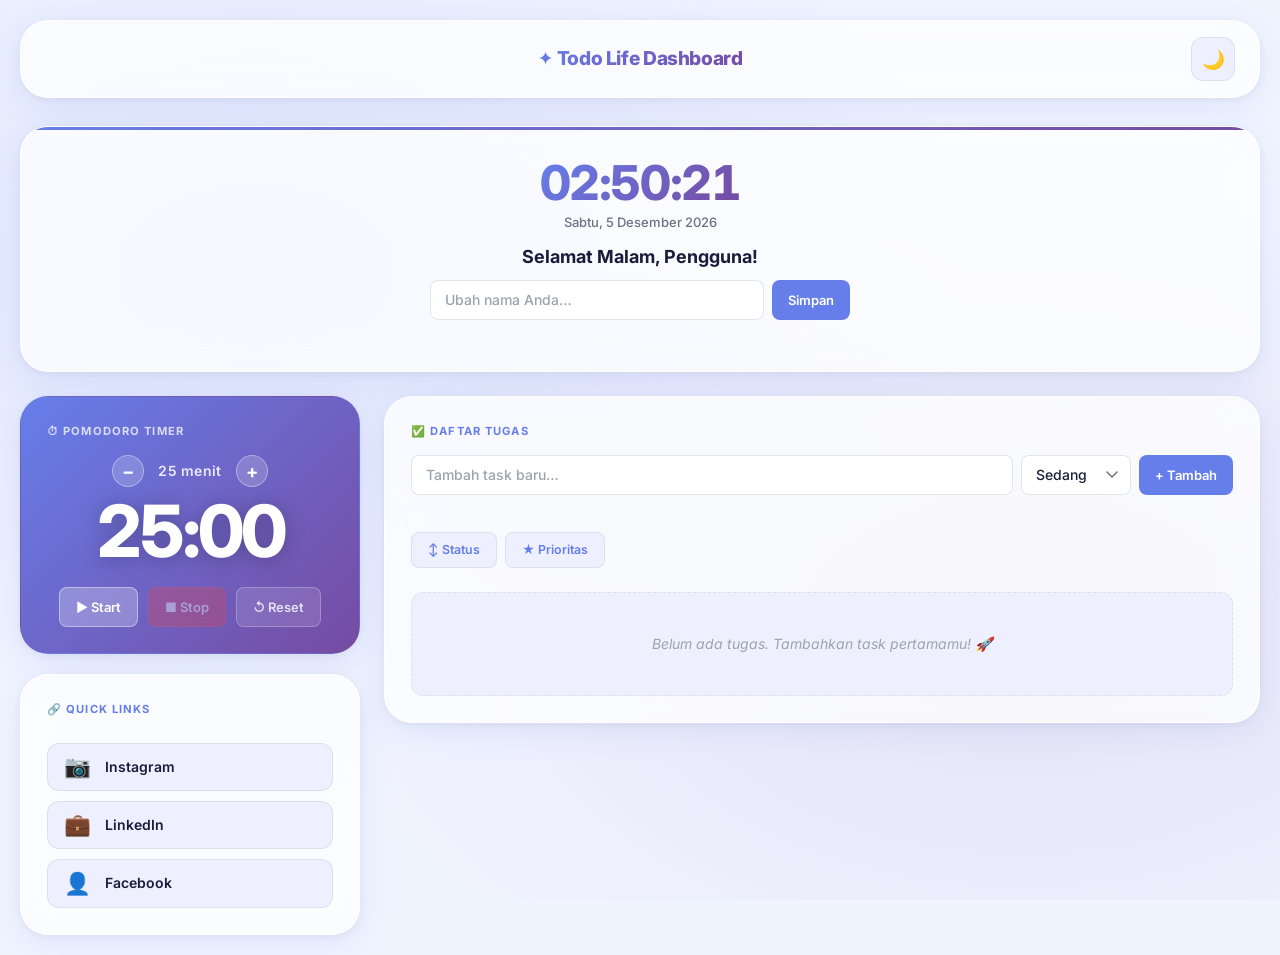
<file: todo-life-dashboard/index.html>
﻿<!doctype html>
<html lang="id" data-theme="light">
  <head>
    <meta charset="UTF-8" />
    <meta name="viewport" content="width=device-width, initial-scale=1.0" />
    <title>Todo Life Dashboard</title>
    <link rel="stylesheet" href="css/style.css" />
  </head>
  <body>
    <header>
      <h1>✦ Todo Life Dashboard</h1>
      <button id="theme-toggle" aria-label="Toggle tema">
        <span id="theme-icon">🌙</span>
      </button>
    </header>

    <main>

      <!-- Greeting Widget — full width, centered -->
      <section id="greeting-widget" aria-label="Widget Sapaan dan Waktu">
        <div id="clock">00:00:00</div>
        <div id="date-display">Senin, 01 Januari 2024</div>
        <div id="greeting-text">Selamat Pagi, Pengguna!</div>
        <div id="name-input-group">
          <input
            type="text"
            id="name-input"
            maxlength="50"
            placeholder="Ubah nama Anda…"
          />
          <button id="name-save-btn">Simpan</button>
          <span id="name-error" class="error-msg" aria-live="polite"></span>
        </div>
      </section>

      <!-- Two-column grid: timer+links kiri, todo kanan -->
      <div class="dashboard-grid">

        <!-- Kolom Kiri -->
        <div class="col-left">

          <!-- Focus Timer -->
          <section id="focus-timer" aria-label="Focus Timer">
            <p class="widget-label" style="color:rgba(255,255,255,0.7)">⏱ Pomodoro Timer</p>

            <!-- Duration adjuster -->
            <div id="timer-duration-row">
              <button id="timer-dec" aria-label="Kurangi 1 menit">−</button>
              <span id="timer-duration-label">25 menit</span>
              <button id="timer-inc" aria-label="Tambah 1 menit">+</button>
            </div>

            <div id="timer-display">25:00</div>
            <div id="timer-controls">
              <button id="timer-start">▶ Start</button>
              <button id="timer-stop" disabled>■ Stop</button>
              <button id="timer-reset">↺ Reset</button>
            </div>
            <div id="timer-notification" class="hidden" role="alert">
              🎉 Sesi fokus selesai! Istirahatlah sejenak.
            </div>
          </section>

          <!-- Quick Links -->
          <section id="quick-links" aria-label="Quick Links Media Sosial">
            <p class="widget-label">🔗 Quick Links</p>
            <a
              href="https://www.instagram.com/satriamahawira/"
              target="_blank"
              rel="noopener noreferrer"
              class="quick-link link-instagram"
            >
              <span class="link-icon" aria-hidden="true">📷</span>
              <span class="link-name">Instagram</span>
            </a>
            <a
              href="https://www.linkedin.com/in/satria-mahawira/"
              target="_blank"
              rel="noopener noreferrer"
              class="quick-link link-linkedin"
            >
              <span class="link-icon" aria-hidden="true">💼</span>
              <span class="link-name">LinkedIn</span>
            </a>
            <a
              href="https://www.facebook.com/mahawira.madesatria"
              target="_blank"
              rel="noopener noreferrer"
              class="quick-link link-facebook"
            >
              <span class="link-icon" aria-hidden="true">👤</span>
              <span class="link-name">Facebook</span>
            </a>
          </section>

        </div><!-- /col-left -->

        <!-- Kolom Kanan -->
        <div class="col-right">

          <!-- Todo List -->
          <section id="todo-list" aria-label="Daftar Tugas">
            <p class="widget-label">✅ Daftar Tugas</p>
            <div id="todo-input-group">
              <input
                type="text"
                id="task-input"
                maxlength="100"
                placeholder="Tambah task baru…"
              />
              <select id="priority-select" aria-label="Prioritas task">
                <option value="sedang" selected>Sedang</option>
                <option value="tinggi">Tinggi</option>
                <option value="rendah">Rendah</option>
              </select>
              <button id="task-add-btn">+ Tambah</button>
              <span id="task-error" class="error-msg" aria-live="polite"></span>
            </div>
            <div id="sort-controls">
              <button id="sort-status">↕ Status</button>
              <button id="sort-priority">★ Prioritas</button>
            </div>
            <ul id="task-list" aria-label="Daftar tugas"></ul>
            <p id="empty-state" class="hidden">
              Belum ada tugas. Tambahkan task pertamamu! 🚀
            </p>
          </section>

        </div><!-- /col-right -->

      </div><!-- /dashboard-grid -->

    </main>

    <script src="js/app.js" defer></script>
  </body>
</html>
</file>
<file: todo-life-dashboard/css/style.css>
﻿/* ================================================================
   style.css — Todo Life Dashboard
   Modern, clean UI with glassmorphism cards and smooth transitions
   ================================================================ */

/* ----------------------------------------------------------------
   Google Fonts — Inter
   ---------------------------------------------------------------- */
@import url('https://fonts.googleapis.com/css2?family=Inter:wght@400;500;600;700;800&display=swap');

/* ----------------------------------------------------------------
   CSS Custom Properties — Light Mode
   ---------------------------------------------------------------- */
:root {
  /* Canvas */
  --bg-canvas:       #f0f4ff;
  --bg-gradient:     linear-gradient(135deg, #667eea 0%, #764ba2 100%);
  --bg-gradient-card: linear-gradient(135deg, #667eea 0%, #764ba2 100%);

  /* Cards */
  --card-bg:         rgba(255, 255, 255, 0.75);
  --card-border:     rgba(255, 255, 255, 0.9);
  --card-shadow:     0 8px 32px rgba(102, 126, 234, 0.12),
                     0 2px 8px  rgba(0, 0, 0, 0.06);
  --card-shadow-hover: 0 12px 40px rgba(102, 126, 234, 0.2),
                       0 4px 12px rgba(0, 0, 0, 0.08);

  /* Text */
  --text-primary:    #1a1d3a;
  --text-secondary:  #6b7280;
  --text-muted:      #9ca3af;
  --text-inverse:    #ffffff;

  /* Accent / Brand */
  --accent:          #667eea;
  --accent-dark:     #5a6fd6;
  --accent-light:    #eef0ff;
  --accent-glow:     rgba(102, 126, 234, 0.35);

  /* Semantic */
  --success:         #10b981;
  --success-light:   #d1fae5;
  --danger:          #ef4444;
  --danger-light:    #fee2e2;
  --warning:         #f59e0b;
  --warning-light:   #fef3c7;
  --info:            #3b82f6;

  /* Priority */
  --pri-high:        #ef4444;
  --pri-high-bg:     #fee2e2;
  --pri-med:         #f59e0b;
  --pri-med-bg:      #fef3c7;
  --pri-low:         #10b981;
  --pri-low-bg:      #d1fae5;

  /* UI elements */
  --border:          rgba(209, 213, 219, 0.6);
  --border-focus:    var(--accent);
  --input-bg:        rgba(255, 255, 255, 0.9);
  --input-bg-focus:  #ffffff;

  /* Timer */
  --timer-color:     #1a1d3a;

  /* Notification */
  --notif-bg:        linear-gradient(135deg, #d1fae5, #a7f3d0);
  --notif-text:      #065f46;

  /* Completed */
  --completed-color: #9ca3af;
  --completed-bg:    rgba(156, 163, 175, 0.08);

  /* Transitions */
  --t-fast:   150ms cubic-bezier(0.4, 0, 0.2, 1);
  --t-medium: 250ms cubic-bezier(0.4, 0, 0.2, 1);
  --t-slow:   400ms cubic-bezier(0.4, 0, 0.2, 1);

  /* Radius */
  --r-sm:   8px;
  --r-md:   12px;
  --r-lg:   20px;
  --r-xl:   28px;
  --r-full: 9999px;
}

/* ----------------------------------------------------------------
   CSS Custom Properties — Dark Mode
   ---------------------------------------------------------------- */
[data-theme="dark"] {
  --bg-canvas:       #0d0f1e;
  --bg-gradient:     linear-gradient(135deg, #a78bfa 0%, #60a5fa 100%);
  --bg-gradient-card: linear-gradient(135deg, #312e81 0%, #1e3a5f 100%);

  --card-bg:         rgba(26, 29, 58, 0.8);
  --card-border:     rgba(102, 126, 234, 0.15);
  --card-shadow:     0 8px 32px rgba(0, 0, 0, 0.4),
                     0 2px 8px  rgba(0, 0, 0, 0.3);
  --card-shadow-hover: 0 12px 40px rgba(102, 126, 234, 0.25),
                       0 4px 12px rgba(0, 0, 0, 0.5);

  --text-primary:    #f1f5f9;
  --text-secondary:  #94a3b8;
  --text-muted:      #475569;

  --accent:          #818cf8;
  --accent-dark:     #6d75d4;
  --accent-light:    rgba(129, 140, 248, 0.12);
  --accent-glow:     rgba(129, 140, 248, 0.3);

  --success:         #34d399;
  --success-light:   rgba(52, 211, 153, 0.12);
  --danger:          #f87171;
  --danger-light:    rgba(248, 113, 113, 0.12);
  --warning:         #fbbf24;
  --warning-light:   rgba(251, 191, 36, 0.12);

  --pri-high:        #f87171;
  --pri-high-bg:     rgba(248, 113, 113, 0.15);
  --pri-med:         #fbbf24;
  --pri-med-bg:      rgba(251, 191, 36, 0.15);
  --pri-low:         #34d399;
  --pri-low-bg:      rgba(52, 211, 153, 0.15);

  --border:          rgba(99, 102, 241, 0.2);
  --input-bg:        rgba(30, 33, 63, 0.8);
  --input-bg-focus:  rgba(40, 44, 80, 0.95);

  --timer-color:     #f1f5f9;

  --notif-bg:        linear-gradient(135deg, rgba(52,211,153,0.2), rgba(16,185,129,0.15));
  --notif-text:      #34d399;

  --completed-color: #475569;
  --completed-bg:    rgba(255, 255, 255, 0.03);
}

/* ----------------------------------------------------------------
   Reset & Base
   ---------------------------------------------------------------- */
*, *::before, *::after {
  box-sizing: border-box;
  margin: 0;
  padding: 0;
}

html {
  scroll-behavior: smooth;
}

body {
  font-family: 'Inter', system-ui, -apple-system, 'Segoe UI', sans-serif;
  font-size: 0.9375rem;
  line-height: 1.6;
  background: var(--bg-canvas);
  color: var(--text-primary);
  min-height: 100vh;
  padding: 1.25rem;

  /* Subtle mesh background */
  background-image:
    radial-gradient(at 20% 30%, rgba(102,126,234,0.12) 0px, transparent 50%),
    radial-gradient(at 80% 70%, rgba(118,75,162,0.10) 0px, transparent 50%);
  background-attachment: fixed;

  transition: background-color var(--t-slow), color var(--t-medium);
}

[data-theme="dark"] body {
  background-image:
    radial-gradient(at 20% 30%, rgba(129,140,248,0.08) 0px, transparent 50%),
    radial-gradient(at 80% 70%, rgba(45,27,105,0.12) 0px, transparent 50%);
}

/* ----------------------------------------------------------------
   Scrollbar (Webkit)
   ---------------------------------------------------------------- */
::-webkit-scrollbar { width: 6px; }
::-webkit-scrollbar-track { background: transparent; }
::-webkit-scrollbar-thumb {
  background: var(--accent);
  border-radius: var(--r-full);
  opacity: 0.5;
}

/* ----------------------------------------------------------------
   Typography helpers
   ---------------------------------------------------------------- */
h1, h2, h3 { line-height: 1.2; }

/* ----------------------------------------------------------------
   Header
   ---------------------------------------------------------------- */
header {
  position: relative;
  display: flex;
  justify-content: flex-end;
  align-items: center;
  padding: 1rem 1.5rem;
  margin-bottom: 1.75rem;
  background: var(--card-bg);
  border: 1px solid var(--card-border);
  border-radius: var(--r-xl);
  box-shadow: var(--card-shadow);
  backdrop-filter: blur(16px);
  -webkit-backdrop-filter: blur(16px);
}

header h1 {
  position: absolute;
  left: 50%;
  transform: translateX(-50%);
  font-size: 1.2rem;
  font-weight: 800;
  background: var(--bg-gradient);
  -webkit-background-clip: text;
  -webkit-text-fill-color: transparent;
  background-clip: text;
  letter-spacing: -0.02em;
  white-space: nowrap;
  pointer-events: none;
}

/* ----------------------------------------------------------------
   Theme Toggle Button
   ---------------------------------------------------------------- */
#theme-toggle {
  display: inline-flex;
  align-items: center;
  justify-content: center;
  width: 44px;
  height: 44px;
  min-width: 44px;
  border: 1.5px solid var(--border);
  border-radius: var(--r-md);
  background: var(--accent-light);
  color: var(--text-primary);
  font-size: 1.15rem;
  cursor: pointer;
  transition: background var(--t-fast), transform var(--t-fast), border-color var(--t-fast);
}

#theme-toggle:hover {
  background: var(--accent);
  border-color: var(--accent);
  transform: rotate(15deg) scale(1.05);
}

#theme-toggle:focus-visible {
  outline: 2px solid var(--accent);
  outline-offset: 3px;
}

/* ----------------------------------------------------------------
   Dashboard Grid Layout
   ---------------------------------------------------------------- */
main {
  display: flex;
  flex-direction: column;
  gap: 1.5rem;
}

.dashboard-grid {
  display: grid;
  grid-template-columns: 340px 1fr;
  gap: 1.5rem;
  align-items: start;
}

.col-left, .col-right {
  display: flex;
  flex-direction: column;
  gap: 1.25rem;
}

/* ----------------------------------------------------------------
   Widget Cards (sections)
   ---------------------------------------------------------------- */
section {
  background: var(--card-bg);
  border: 1px solid var(--card-border);
  border-radius: var(--r-xl);
  padding: 1.625rem;
  box-shadow: var(--card-shadow);
  backdrop-filter: blur(16px);
  -webkit-backdrop-filter: blur(16px);
  transition: box-shadow var(--t-medium), transform var(--t-medium), background var(--t-slow);
}

section:hover {
  box-shadow: var(--card-shadow-hover);
}

/* Section label / heading */
section > h2,
.widget-title {
  font-size: 0.7rem;
  font-weight: 700;
  letter-spacing: 0.1em;
  text-transform: uppercase;
  color: var(--accent);
  margin-bottom: 1rem;
}

/* ----------------------------------------------------------------
   Utility
   ---------------------------------------------------------------- */
.hidden { display: none !important; }

/* ----------------------------------------------------------------
   Greeting Widget — full-width, centered
   ---------------------------------------------------------------- */
#greeting-widget {
  text-align: center;
  padding: 2rem 1.625rem 1.75rem;
}
#clock {
  font-size: 3rem;
  font-weight: 800;
  font-variant-numeric: tabular-nums;
  letter-spacing: -0.03em;
  line-height: 1;
  background: var(--bg-gradient);
  -webkit-background-clip: text;
  -webkit-text-fill-color: transparent;
  background-clip: text;
  margin-bottom: 0.3rem;
  display: inline-block; /* needed for background-clip on block element */
}

#date-display {
  font-size: 0.8125rem;
  font-weight: 500;
  color: var(--text-secondary);
  margin-bottom: 0.75rem;
}

#greeting-text {
  font-size: 1.125rem;
  font-weight: 700;
  color: var(--text-primary);
  margin-bottom: 1rem;
  line-height: 1.3;
}

/* Name input group */
#name-input-group {
  display: flex;
  flex-wrap: wrap;
  gap: 0.5rem;
  align-items: center;
  justify-content: center;
  margin-top: 0.75rem;
  max-width: 420px;
  margin-left: auto;
  margin-right: auto;
}

#name-input-group #name-input { flex: 1 1 130px; }
#name-input-group button     { flex: 0 0 auto; }
#name-input-group .error-msg { flex-basis: 100%; }

/* ----------------------------------------------------------------
   Focus Timer
   ---------------------------------------------------------------- */
#focus-timer {
  text-align: center;
  background: var(--bg-gradient-card, var(--bg-gradient));
  border-color: transparent;
  position: relative;
  overflow: hidden;
}

/* Shimmer ring behind timer */
#focus-timer::before {
  content: '';
  position: absolute;
  inset: -2px;
  border-radius: inherit;
  background: var(--bg-gradient-card, var(--bg-gradient));
  opacity: 0.15;
  pointer-events: none;
  z-index: 0;
}

#focus-timer > * { position: relative; z-index: 1; }

#timer-display {
  font-size: 4.5rem;
  font-weight: 800;
  font-variant-numeric: tabular-nums;
  letter-spacing: -0.04em;
  line-height: 1;
  color: #ffffff;
  text-shadow: 0 2px 20px rgba(0,0,0,0.25);
  margin-bottom: 1.25rem;
}

#timer-controls {
  display: flex;
  gap: 0.625rem;
  justify-content: center;
  flex-wrap: wrap;
}

#timer-start {
  background: rgba(255,255,255,0.25);
  color: #fff;
  border: 1.5px solid rgba(255,255,255,0.4);
  backdrop-filter: blur(8px);
}
#timer-start:hover:not(:disabled) {
  background: rgba(255,255,255,0.38);
  transform: translateY(-2px);
}

#timer-stop {
  background: rgba(239,68,68,0.7);
  color: #fff;
  border: 1.5px solid rgba(255,100,100,0.5);
  backdrop-filter: blur(8px);
}
#timer-stop:hover:not(:disabled) {
  background: rgba(239,68,68,0.9);
  transform: translateY(-2px);
}

#timer-reset {
  background: rgba(255,255,255,0.12);
  color: rgba(255,255,255,0.8);
  border: 1.5px solid rgba(255,255,255,0.25);
  backdrop-filter: blur(8px);
}
#timer-reset:hover:not(:disabled) {
  background: rgba(255,255,255,0.22);
  transform: translateY(-2px);
}

#timer-notification {
  margin-top: 1rem;
  padding: 0.75rem 1.25rem;
  border-radius: var(--r-md);
  background: var(--notif-bg);
  color: var(--notif-text);
  font-size: 0.875rem;
  font-weight: 600;
  text-align: center;
  border: 1px solid rgba(16,185,129,0.3);
  animation: slideDown 0.35s var(--t-medium) both;
}

@keyframes slideDown {
  from { opacity: 0; transform: translateY(-8px); }
  to   { opacity: 1; transform: translateY(0); }
}

/* ----------------------------------------------------------------
   Quick Links
   ---------------------------------------------------------------- */
#quick-links {
  display: flex;
  flex-direction: column;
  gap: 0.625rem;
}

.quick-link {
  display: flex;
  align-items: center;
  gap: 0.875rem;
  padding: 0.75rem 1rem;
  border-radius: var(--r-md);
  text-decoration: none;
  color: var(--text-primary);
  background: var(--accent-light);
  border: 1px solid var(--border);
  min-height: 48px;
  font-weight: 500;
  transition:
    background var(--t-fast),
    border-color var(--t-fast),
    color var(--t-fast),
    transform var(--t-fast),
    box-shadow var(--t-fast);
}

.quick-link:hover,
.quick-link:focus-visible {
  background: var(--accent);
  color: #fff;
  border-color: var(--accent-dark);
  transform: translateX(4px);
  box-shadow: 0 4px 16px var(--accent-glow);
}

.quick-link:focus-visible {
  outline: 2px solid var(--accent);
  outline-offset: 2px;
}

.link-icon {
  font-size: 1.35rem;
  line-height: 1;
  flex-shrink: 0;
  transition: transform var(--t-fast);
}

.quick-link:hover .link-icon { transform: scale(1.2); }

.link-name {
  font-size: 0.875rem;
  font-weight: 600;
  white-space: nowrap;
  overflow: hidden;
  text-overflow: ellipsis;
}

/* ----------------------------------------------------------------
   Buttons — Base
   ---------------------------------------------------------------- */
button {
  display: inline-flex;
  align-items: center;
  justify-content: center;
  gap: 0.375rem;
  min-height: 40px;
  padding: 0 1rem;
  font-family: inherit;
  font-size: 0.8125rem;
  font-weight: 600;
  border: none;
  border-radius: var(--r-sm);
  cursor: pointer;
  white-space: nowrap;
  user-select: none;
  transition:
    background var(--t-fast),
    color var(--t-fast),
    transform var(--t-fast),
    box-shadow var(--t-fast),
    opacity var(--t-fast),
    border-color var(--t-fast);
}

button:hover:not(:disabled) {
  transform: translateY(-1px);
}

button:active:not(:disabled) {
  transform: translateY(0);
}

button:focus-visible {
  outline: 2px solid var(--accent);
  outline-offset: 2px;
}

button:disabled {
  opacity: 0.4;
  cursor: not-allowed;
  transform: none;
}

/* Primary button */
.btn-primary,
#task-add-btn,
#name-save-btn {
  background: var(--accent);
  color: #fff;
}
.btn-primary:hover:not(:disabled),
#task-add-btn:hover:not(:disabled),
#name-save-btn:hover:not(:disabled) {
  background: var(--accent-dark);
  box-shadow: 0 4px 12px var(--accent-glow);
}

/* Danger button */
.task-delete-btn {
  background: var(--danger-light);
  color: var(--danger);
  border: 1px solid transparent;
}
.task-delete-btn:hover:not(:disabled) {
  background: var(--danger);
  color: #fff;
  box-shadow: 0 4px 12px rgba(239,68,68,0.3);
}

/* Edit button */
.task-edit-btn {
  background: var(--accent-light);
  color: var(--accent);
  border: 1px solid transparent;
}
.task-edit-btn:hover:not(:disabled) {
  background: var(--accent);
  color: #fff;
  box-shadow: 0 4px 12px var(--accent-glow);
}

/* Confirm / Cancel edit */
.task-confirm-btn {
  background: var(--success-light);
  color: var(--success);
}
.task-confirm-btn:hover:not(:disabled) {
  background: var(--success);
  color: #fff;
}

.task-cancel-btn {
  background: var(--border);
  color: var(--text-secondary);
}
.task-cancel-btn:hover:not(:disabled) {
  background: var(--text-muted);
  color: #fff;
}

/* Sort buttons */
#sort-controls button {
  background: var(--accent-light);
  color: var(--accent);
  border: 1.5px solid var(--border);
  font-size: 0.775rem;
  min-height: 36px;
  border-radius: var(--r-sm);
}
#sort-controls button:hover:not(:disabled) {
  background: var(--accent);
  color: #fff;
  border-color: var(--accent);
  box-shadow: 0 4px 12px var(--accent-glow);
}

/* ----------------------------------------------------------------
   Inputs & Selects
   ---------------------------------------------------------------- */
input[type="text"],
select {
  display: block;
  width: 100%;
  min-height: 40px;
  padding: 0 0.875rem;
  font-family: inherit;
  font-size: 0.875rem;
  font-weight: 500;
  color: var(--text-primary);
  background: var(--input-bg);
  border: 1.5px solid var(--border);
  border-radius: var(--r-sm);
  appearance: none;
  transition:
    border-color var(--t-fast),
    box-shadow var(--t-fast),
    background var(--t-fast);
}

input[type="text"]::placeholder { color: var(--text-muted); }

input[type="text"]:hover,
select:hover {
  border-color: var(--accent);
}

input[type="text"]:focus,
select:focus {
  outline: none;
  border-color: var(--accent);
  background: var(--input-bg-focus);
  box-shadow: 0 0 0 3px var(--accent-glow);
}

/* Custom select arrow */
select {
  background-image: url("data:image/svg+xml,%3Csvg xmlns='http://www.w3.org/2000/svg' width='12' height='8' viewBox='0 0 12 8'%3E%3Cpath d='M1 1l5 5 5-5' stroke='%236b7280' stroke-width='1.5' fill='none' stroke-linecap='round'/%3E%3C/svg%3E");
  background-repeat: no-repeat;
  background-position: right 0.75rem center;
  padding-right: 2rem;
  cursor: pointer;
}

/* Checkbox */
input[type="checkbox"] {
  width: 18px;
  height: 18px;
  min-width: 18px;
  min-height: 18px;
  cursor: pointer;
  accent-color: var(--accent);
  border-radius: 4px;
  flex-shrink: 0;
}

/* ----------------------------------------------------------------
   Error messages
   ---------------------------------------------------------------- */
.error-msg {
  display: block;
  font-size: 0.775rem;
  font-weight: 500;
  color: var(--danger);
  min-height: 1.2em;
  padding: 0.15rem 0;
  animation: fadeIn 0.2s ease both;
}

@keyframes fadeIn {
  from { opacity: 0; transform: translateY(-4px); }
  to   { opacity: 1; transform: translateY(0); }
}

/* ----------------------------------------------------------------
   Priority Badges
   ---------------------------------------------------------------- */
.priority-badge {
  display: inline-flex;
  align-items: center;
  font-size: 0.65rem;
  font-weight: 700;
  letter-spacing: 0.04em;
  text-transform: uppercase;
  padding: 2px 8px;
  border-radius: var(--r-full);
  white-space: nowrap;
  flex-shrink: 0;
}

.priority-badge.priority-tinggi {
  background: var(--pri-high-bg);
  color: var(--pri-high);
}
.priority-badge.priority-sedang {
  background: var(--pri-med-bg);
  color: var(--pri-med);
}
.priority-badge.priority-rendah {
  background: var(--pri-low-bg);
  color: var(--pri-low);
}

/* ----------------------------------------------------------------
   Todo Widget
   ---------------------------------------------------------------- */
/* Input row */
#todo-input-group {
  display: flex;
  flex-wrap: wrap;
  gap: 0.5rem;
  margin-bottom: 0.875rem;
  align-items: flex-start;
}

#todo-input-group #task-input { flex: 1 1 200px; }
#todo-input-group select      { flex: 0 1 110px; width: auto; }
#todo-input-group button      { flex: 0 0 auto; }
#todo-input-group .error-msg  { flex-basis: 100%; }

/* Sort controls */
#sort-controls {
  display: flex;
  gap: 0.5rem;
  flex-wrap: wrap;
  margin-bottom: 1rem;
}

/* Task list */
#task-list {
  list-style: none;
  padding: 0;
  display: flex;
  flex-direction: column;
  gap: 0;
}

/* Task item */
.task-item {
  display: flex;
  align-items: center;
  gap: 0.625rem;
  padding: 0.75rem 0.5rem;
  border-radius: var(--r-sm);
  border-bottom: 1px solid var(--border);
  transition: background var(--t-fast), transform var(--t-fast);
  animation: taskIn 0.25s ease both;
}

@keyframes taskIn {
  from { opacity: 0; transform: translateX(-8px); }
  to   { opacity: 1; transform: translateX(0); }
}

.task-item:last-child { border-bottom: none; }

.task-item:hover {
  background: var(--accent-light);
  transform: none;
}

/* Completed task styling */
.task-item[data-completed="true"] {
  background: var(--completed-bg);
  opacity: 0.75;
}
.task-item[data-completed="true"] .task-text {
  text-decoration: line-through;
  color: var(--completed-color);
}

/* Checkbox + label group */
.task-check-group {
  display: flex;
  align-items: center;
  gap: 0.625rem;
  flex: 1;
  min-width: 0;
}

/* Task text label */
.task-text {
  font-size: 0.875rem;
  font-weight: 500;
  color: var(--text-primary);
  word-break: break-word;
  line-height: 1.4;
  cursor: pointer;
  transition: color var(--t-fast), text-decoration var(--t-fast);
}

/* Task meta (priority badge) */
.task-meta {
  display: flex;
  align-items: center;
  flex-shrink: 0;
}

/* Task action buttons row */
.task-actions {
  display: flex;
  gap: 0.375rem;
  flex-shrink: 0;
  opacity: 0;
  transition: opacity var(--t-fast);
}

.task-item:hover .task-actions,
.task-item:focus-within .task-actions {
  opacity: 1;
}

/* Task edit / delete sizing */
.task-edit-btn,
.task-delete-btn,
.task-confirm-btn,
.task-cancel-btn {
  min-height: 30px;
  padding: 0 0.625rem;
  font-size: 0.75rem;
  border-radius: 6px;
}

/* Inline edit input */
.task-edit-input {
  flex: 1;
  min-height: 34px;
  padding: 0 0.625rem;
  font-size: 0.875rem;
  font-family: inherit;
  font-weight: 500;
  color: var(--text-primary);
  background: var(--input-bg-focus);
  border: 2px solid var(--accent);
  border-radius: var(--r-sm);
  transition: box-shadow var(--t-fast);
}
.task-edit-input:focus {
  outline: none;
  box-shadow: 0 0 0 3px var(--accent-glow);
}

/* Empty state */
#empty-state {
  text-align: center;
  color: var(--text-muted);
  font-size: 0.875rem;
  font-style: italic;
  padding: 2.5rem 1rem;
  background: var(--accent-light);
  border-radius: var(--r-md);
  border: 1.5px dashed var(--border);
  margin-top: 0.5rem;
}

/* ----------------------------------------------------------------
   Responsive — ≤ 768px single column
   ---------------------------------------------------------------- */
@media (max-width: 768px) {
  body { padding: 0.875rem; }

  main {
  display: flex;
  flex-direction: column;
  gap: 1.5rem;
}

.dashboard-grid {
    grid-template-columns: 1fr;
  }

  header { padding: 0.875rem 1rem; }

  #clock        { font-size: 2.25rem; }
  #timer-display{ font-size: 3.5rem; }

  .task-actions { opacity: 1; } /* always show on touch */
}

@media (max-width: 400px) {
  section { padding: 1.125rem; }
  #clock  { font-size: 1.875rem; }
}


/* ----------------------------------------------------------------
   Widget label (small section eyebrow)
   ---------------------------------------------------------------- */
.widget-label {
  font-size: 0.7rem;
  font-weight: 700;
  letter-spacing: 0.1em;
  text-transform: uppercase;
  color: var(--accent);
  margin-bottom: 0.875rem;
  display: flex;
  align-items: center;
  gap: 0.375rem;
}


/* ----------------------------------------------------------------
   Dark mode — specific overrides for gradient-text legibility
   ---------------------------------------------------------------- */

/* Timer card widget label should always be white (it sits on the gradient card) */
#focus-timer .widget-label {
  color: rgba(255, 255, 255, 0.75);
  -webkit-text-fill-color: rgba(255, 255, 255, 0.75);
}

/* In dark mode the header card is dark, so gradient text needs vivid colours —
   already fixed via --bg-gradient; no extra rule needed.
   But add a safe fallback colour for browsers that don't support background-clip:text */
[data-theme="dark"] header h1 {
  /* fallback for no background-clip support */
  color: #a78bfa;
}

[data-theme="dark"] #clock {
  /* fallback for no background-clip support */
  color: #a78bfa;
}


/* ----------------------------------------------------------------
   Greeting widget — extra centring polish
   ---------------------------------------------------------------- */

/* Gradient top-border accent — overflow:hidden agar ::after ikut border-radius */
#greeting-widget {
  position: relative;
  overflow: hidden;
}

#greeting-widget::after {
  content: '';
  position: absolute;
  top: 0; left: 0; right: 0;
  height: 3px;
  background: var(--bg-gradient);
}

/* #greeting-text margin-bottom reduce since name-group now has its own margin */
#greeting-text {
  margin-bottom: 0;
}

/* name-input-group error span stays full-width within the centered group */
#name-input-group .error-msg {
  flex-basis: 100%;
  text-align: center;
}

/* ----------------------------------------------------------------
   Timer Duration Adjuster
   ---------------------------------------------------------------- */
#timer-duration-row {
  display: flex;
  align-items: center;
  justify-content: center;
  gap: 0.875rem;
  margin-bottom: 0.5rem;
}

#timer-duration-label {
  font-size: 0.875rem;
  font-weight: 600;
  color: rgba(255, 255, 255, 0.85);
  min-width: 5ch;
  text-align: center;
  letter-spacing: 0.02em;
}

#timer-dec,
#timer-inc {
  width: 32px;
  height: 32px;
  min-width: 32px;
  min-height: 32px;
  padding: 0;
  font-size: 1.15rem;
  font-weight: 700;
  line-height: 1;
  border-radius: 50%;
  background: rgba(255, 255, 255, 0.18);
  color: #fff;
  border: 1.5px solid rgba(255, 255, 255, 0.35);
  backdrop-filter: blur(8px);
  transition: background var(--t-fast), transform var(--t-fast), opacity var(--t-fast);
}

#timer-dec:hover:not(:disabled),
#timer-inc:hover:not(:disabled) {
  background: rgba(255, 255, 255, 0.32);
  transform: scale(1.12);
}

#timer-dec:active:not(:disabled),
#timer-inc:active:not(:disabled) {
  transform: scale(0.95);
}

#timer-dec:disabled,
#timer-inc:disabled {
  opacity: 0.3;
  cursor: not-allowed;
  transform: none;
}
</file>
